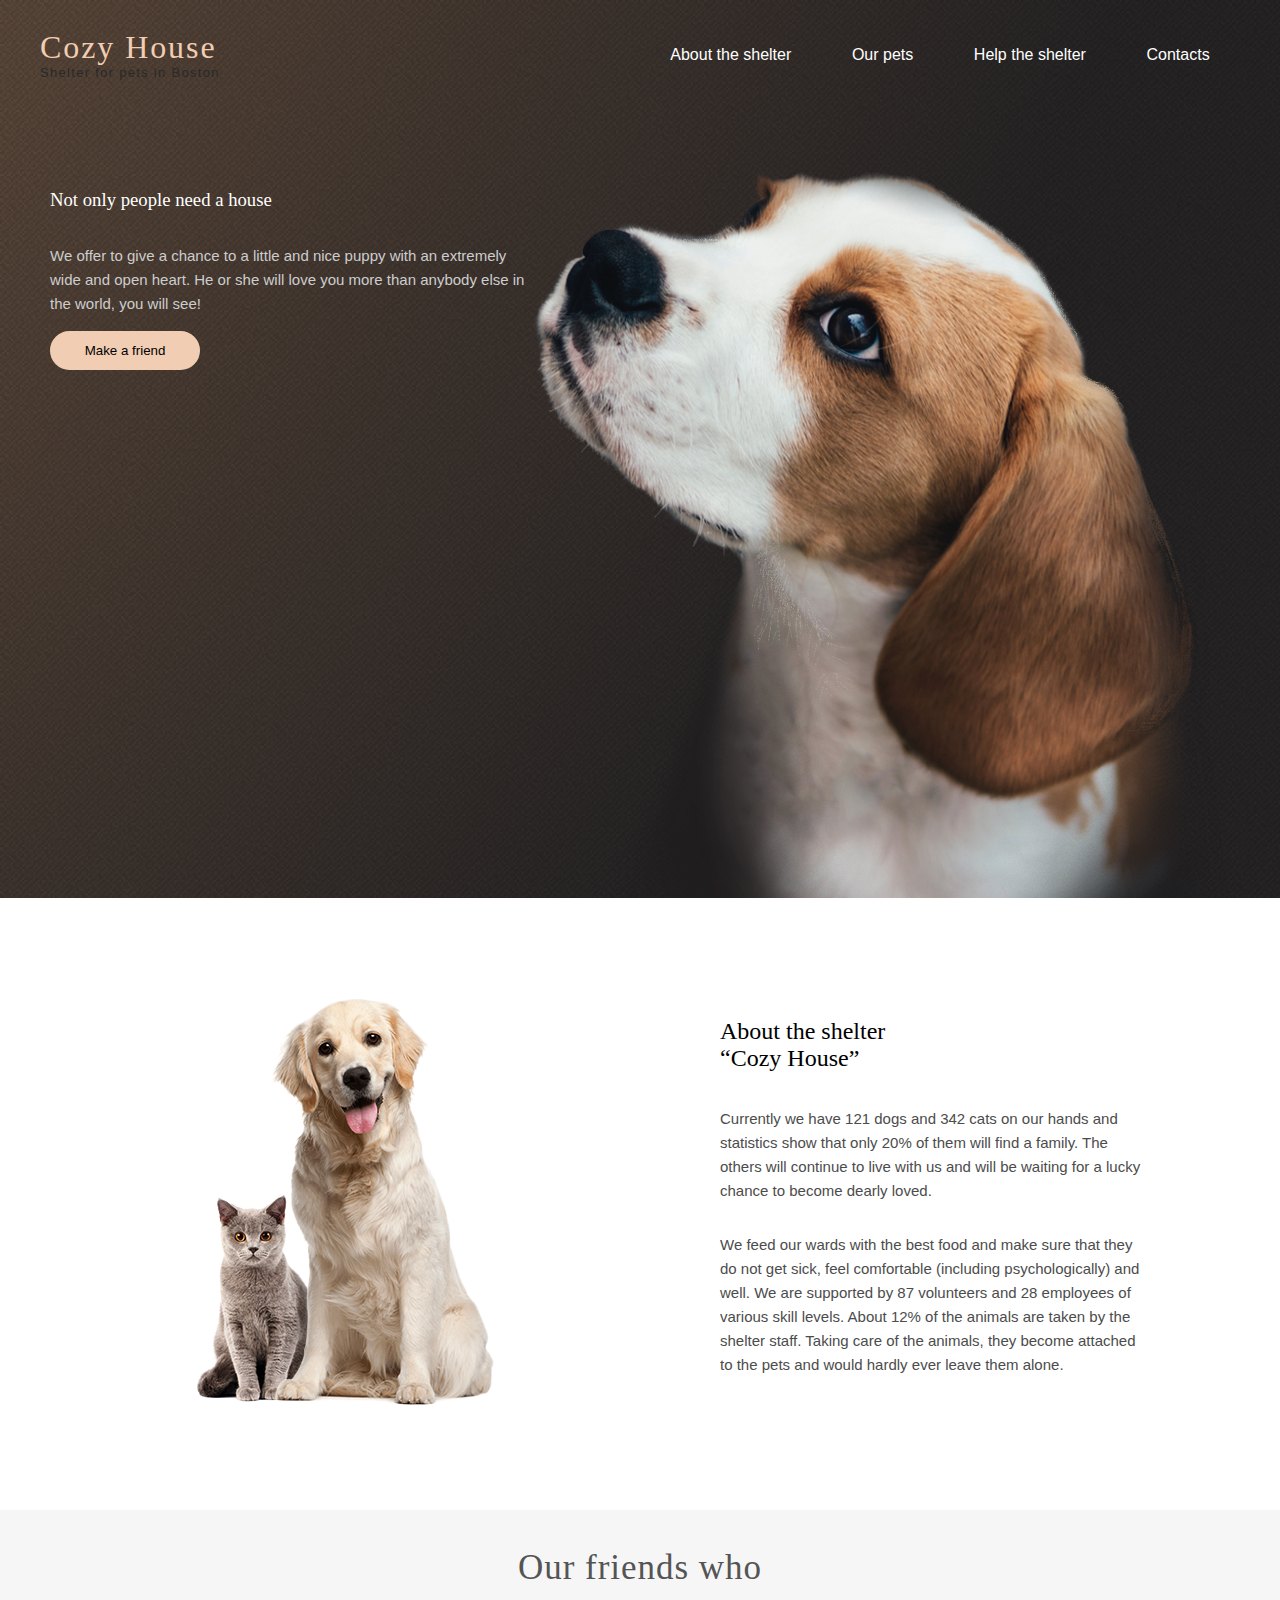
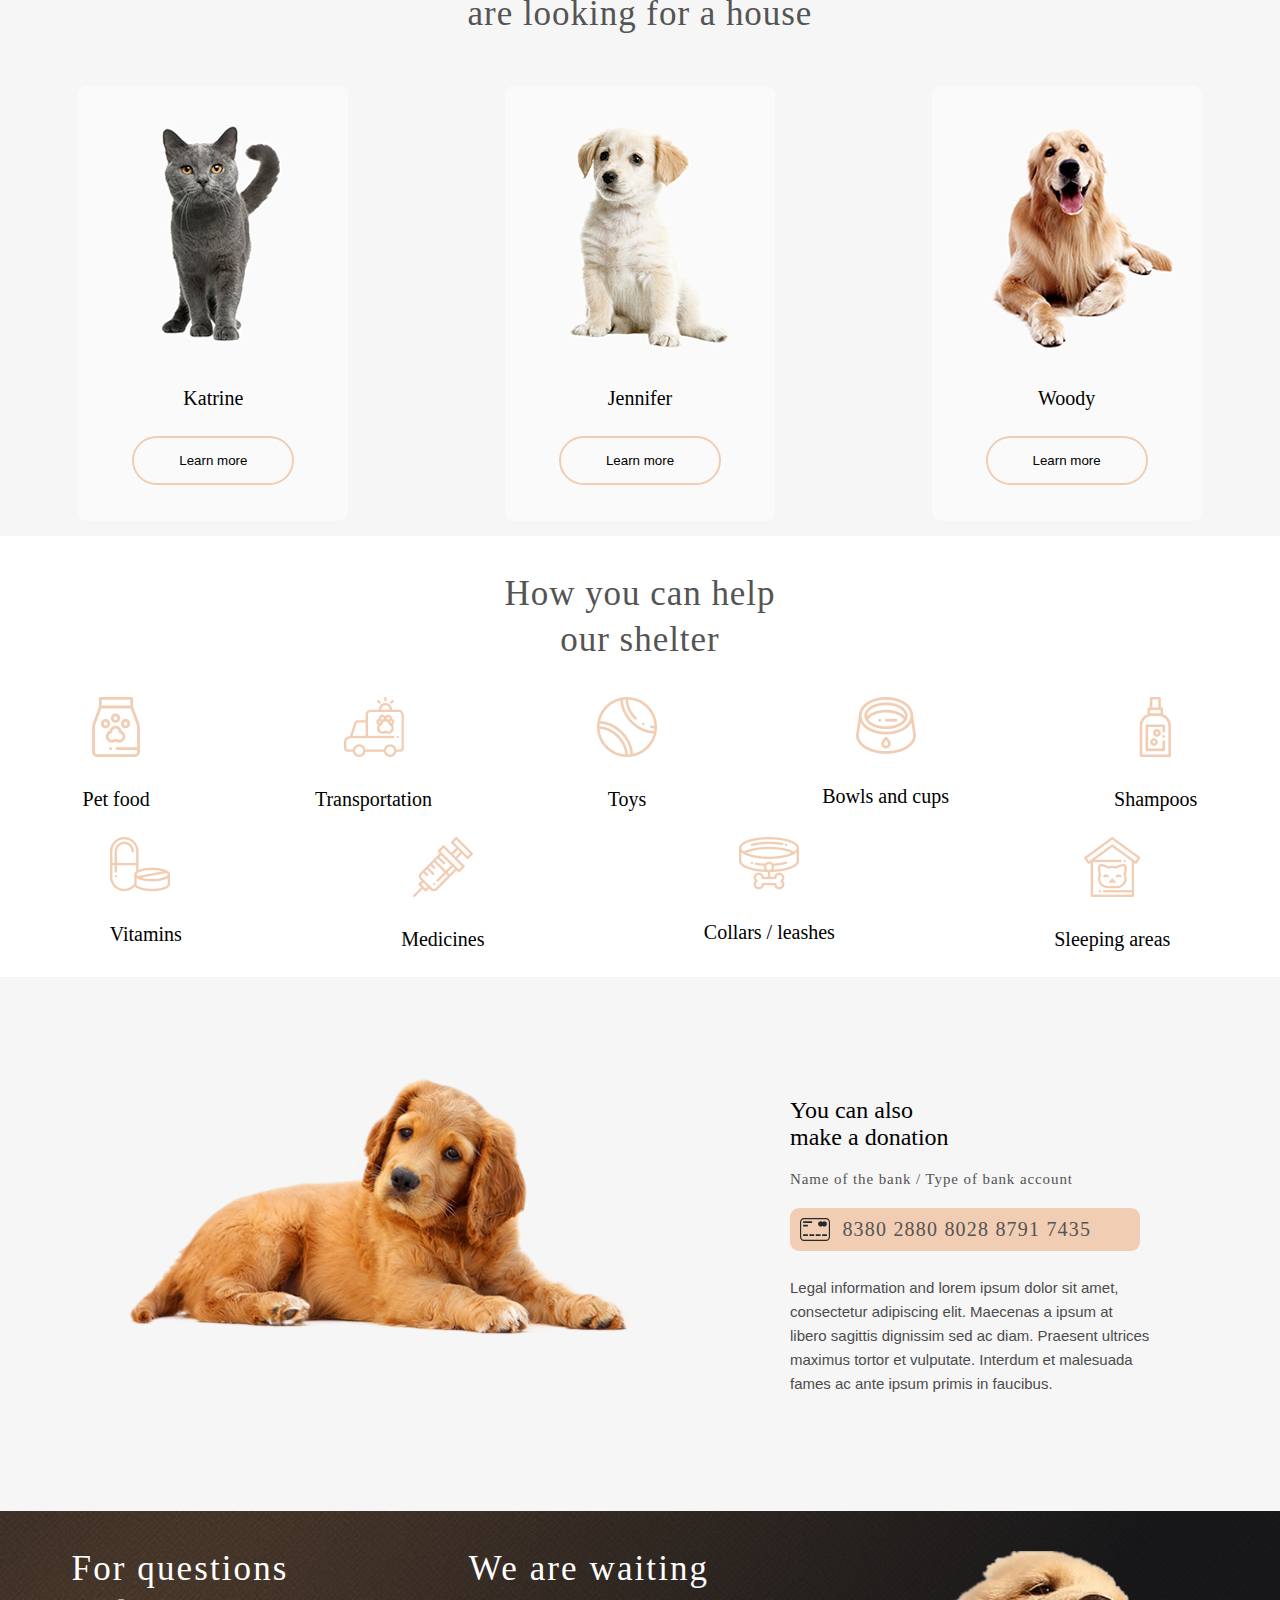
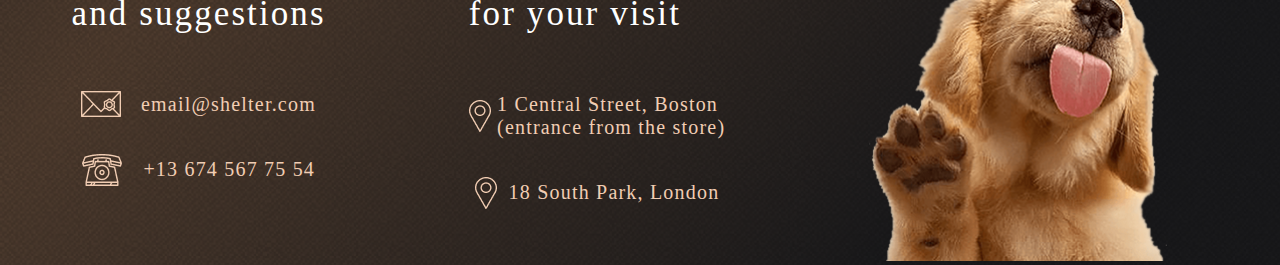
<file: SHELTER/pages/main/index.html>
<!DOCTYPE html>
<html>
<head>
    <meta charset="utf-8">
    <meta name="viewport" content="width=device-width, initial-scale=1">
    <title>Main</title>
    <link rel="stylesheet" type="text/css" href="style.css">
</head>
<body class="body">

<main>

<div class="banner_wrapper">
    <header>
            <div class="header-container">
            <div class="logo">
                <a href="">
                <h1 class="logo__h1">Cozy House</h1>
                <p class="logo__p">Shelter for pets in Boston</p>
                </a>
            </div>
            <nav>
                <ul class="nav__ul">
                    <li class="nav__li "><a href="#about">About the shelter</a></li>
                    <li class="nav__li active"><a href="../pets/index.html">Our pets</a></li>
                    <li class="nav__li"><a href="#help">Help the shelter</a></li>
                    <li class="nav__li"><a href="#contacts">Contacts</a></li>
                </ul>

                <div class="collapse_header">
                    <a class="logo-container collapse_logo" href="/">
                        <h1 class="logo__h1">Cozy House</h1>
                        <span class="logo__p">Shelter for pets in Boston</span>
                      </a>

                    <div class="collapse_nav">
                        <div class="line line1"></div>
                        <div class="line line2"></div>
                        <div class="line line3"></div>
                    </div>
                </div>
            </nav>
        </div>
    </header>
<div class="blacklayer"></div>
    <section class="banner">
        <div class="banner_content">
            <div class="left-content">
                <h3>Not only people need a house</h3>
                <p>We offer to give a chance to a little and nice puppy with an extremely wide and open heart. He or she will love you more than anybody else in the world, you will see!</p>
                <button>Make a friend</button>
            </div>
            <div class="right-content">
                 <img class="right-content__img" src="../../assets/images/start-screen-puppy.png">
            </div>
        </div>
    </section>

</div>


    <section class="about-the-shelter" id="about">
        <div class="about_container">
            <div class="about_row">
                <div class="img_container">
                    <img class="about_img" src="../../assets/images/about-pets.png">  
                </div>
            </div>

            <div class="about_row">
                <h2>About the shelter <br>“Cozy House”</h2>
                <p>Currently we have 121 dogs and 342 cats on our hands and statistics show that only 20% of them will find a family. The others will continue to live with us and will be waiting for a lucky chance to become dearly loved.</p>
                <p>
                    We feed our wards with the best food and make sure that they do not get sick, feel comfortable (including psychologically) and well. We are supported by 87 volunteers and 28 employees of various skill levels. About 12% of the animals are taken by the shelter staff. Taking care of the animals, they become attached to the pets and would hardly ever leave them alone.
                </p>
            </div>
        </div>
    </section>

    <section  style="background: #F6F6F6;">
        <div class="carousel">
    <div class="page_title">
        <h3 class="page_title_h3">Our friends who <br> are looking for a house</h3>
    </div>

    <div class="shelter_container">
        <div class="shelter_row">
        <div class="card">
            <img class="card_img" src="../../assets/images/pets-katrine2.png">
            <h4 class="card_title">Katrine</h4>
            <button class="card_btn">Learn more</button>
        </div>


        <div class="card">
            <img class="card_img" src="../../assets/images/pets-jennifer.png">
            <h4 class="card_title">Jennifer</h4>
            <button class="card_btn">Learn more</button>
        </div>

       

        <div class="card">
            <img class="card_img" src="../../assets/images/pets-woody.png">
            <h4 class="card_title">Woody</h4>
            <button class="card_btn">Learn more</button>
        </div>


         
       
        </div>
        </div>
</div>
    </section>


<section class="help" id="help">
    <div class="page_title">
        <h3 class="page_title_h3">How you can help <br>our shelter</h3>
    </div>

    <div class="shelter_container">
        <div class="shelter_row">
        <div class="icon_card">
            <img class="card_img" src="../../assets/icons/icon-pet-food.svg">
            <h4 class="card_title">Pet food</h4>
           
        </div>


        <div class="icon_card">
            <img class="card_img" src="../../assets/icons/transportation.png">
            <h4 class="card_title">Transportation</h4>
           
        </div>

       

        <div class="icon_card">
            <img class="card_img" src="../../assets/icons/toys.png">
            <h4 class="card_title">Toys</h4>
           
        </div>

         <div class="icon_card">
            <img class="card_img" src="../../assets/icons/bowls-and-cups.png">
            <h4 class="card_title">Bowls and cups</h4>
           
        </div>

       

        <div class="icon_card">
            <img class="card_img" src="../../assets/icons/icon-shampoos.svg">
            <h4 class="card_title">Shampoos</h4>
           
        </div>



         
       
        </div>

        <div class="shelter_row">
        <div class="icon_icon_card">
            <img class="card_img" src="../../assets/icons/vitamins.png">
            <h4 class="card_title">Vitamins</h4>
           
        </div>


        <div class="icon_card">
            <img class="card_img" src="../../assets/icons/icon-medicines.svg">
            <h4 class="card_title">Medicines</h4>
           
        </div>

       

        <div class="icon_card">
            <img class="card_img" src="../../assets/icons/collars-or-leashes.png">
            <h4 class="card_title">Collars / leashes</h4>
           
        </div>

         <div class="icon_card">
            <img class="card_img" src="../../assets/icons/sleeping-area.png">
            <h4 class="card_title">Sleeping areas</h4>
           
        </div>

       

        



         
       
        </div>
        </div>

    </section>

    <section class="about-the-shelter" style="background: #F6F6F6;">
        <div class="about_container">
            <div class="about_row">
                <div class="img_container">
                    <img class="donate_image" src="../../assets/images/donation-dog.png">  
                </div>
            </div>

            <div class="about_row">
                <h2>You can also <br>make a donation</h2>
                <span class="donate_subtitle">Name of the bank / Type of bank account</span>
                <span class="visa"><img src="../../assets/images/credit-card.svg">&nbsp;&nbsp;8380 2880 8028 8791 7435</span>
                <p>
                    Legal information and lorem ipsum dolor sit amet, consectetur adipiscing elit. Maecenas a ipsum at libero sagittis dignissim sed ac diam. Praesent ultrices maximus tortor et vulputate. Interdum et malesuada fames ac ante ipsum primis in faucibus.
                </p>
            </div>
        </div>
    </section>

</main>


<footer id="contacts">
    
    <div class="shelter_container" style="max-width: 1280px; margin: auto;">
        <div class="shelter_row">
            <div class="col">
                <h3>For questions<br> and suggestions</h3>
                    <div class="contact_line">
                        <img class="contact_icon" src="../../assets/icons/icon-email.png"> <h4><span class="footer_span">email@shelter.com</span></h4>
                    </div>
                    <div class="contact_line">
                        <img class="contact_icon" src="../../assets/icons/phone.png"> <h4><span class="footer_span">+13 674 567 75 54</span></h4>
                    </div>
            </div>
            <div class="col">
                <h3>We are waiting <br>for your visit</h3>
                    <div class="contact_line">
                         <img class="contact_icon" src="../../assets/icons/icon-marker.png"> <h4><span class="footer_span"> &nbsp;1 Central Street, Boston<br> &nbsp;(entrance from the store)</span></h4>
                    </div>
                    <div class="contact_line">
                         <img class="contact_icon" src="../../assets/icons/icon-marker.png"> <h4><span class="footer_span">18 South Park, London </span></h4>
                    </div>
            </div>
            <div class="col"><img class="footer_img" src="../../assets/images/footer-puppy.png"></div>
        </div>
        
      
       
        
    </div>

</footer>
<!-- commnet -->
</body>
<script src="script.js"></script>
</html>
</file>
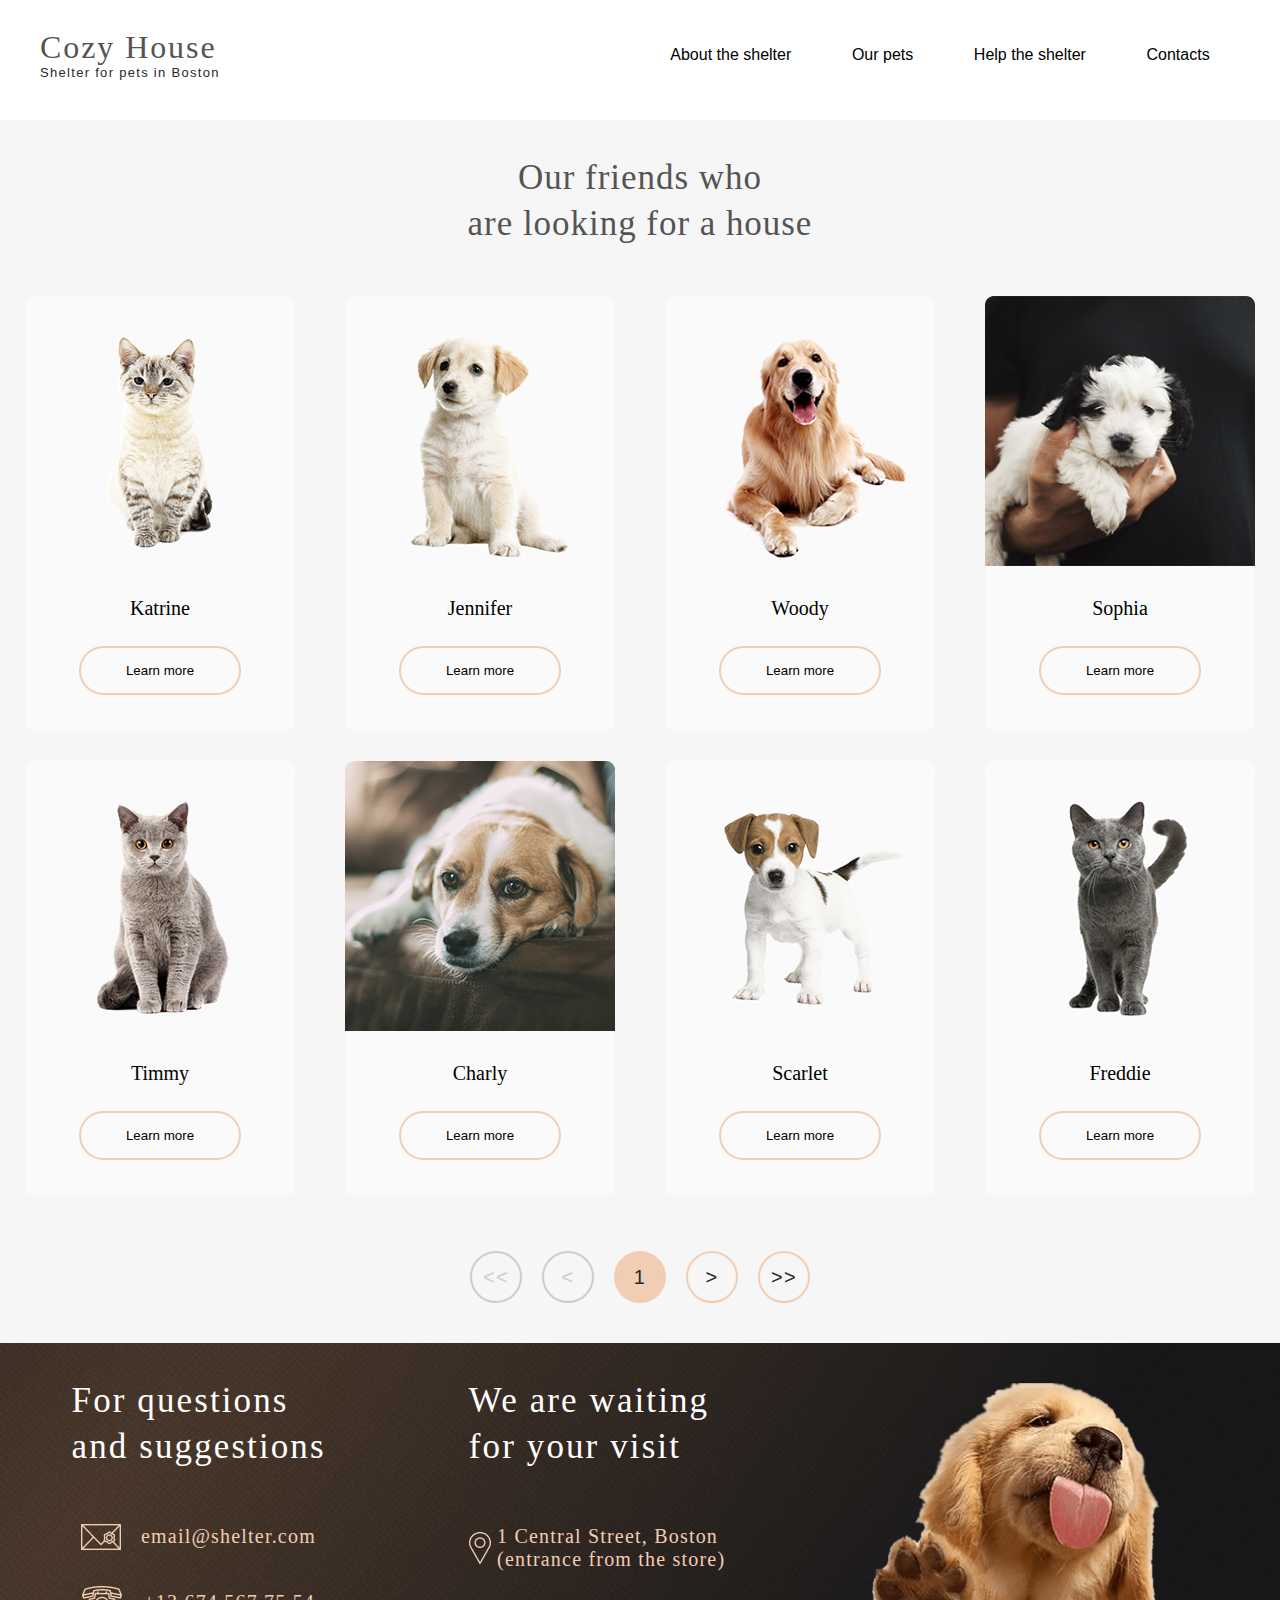
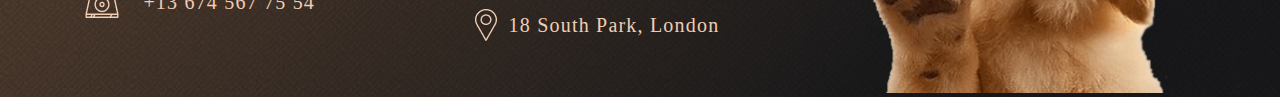
<file: SHELTER/pages/pets/index.html>
<!DOCTYPE html>
<html>
<head>
	<meta charset="utf-8">
	<meta name="viewport" content="width=device-width, initial-scale=1">
	<title>Pets</title>
	<link rel="stylesheet" type="text/css" href="style.css">
</head>
<body>
<header>
    <div class="header-container">
	<div class="logo">
		<a href="">
        <h1 class="logo__h1">Cozy House</h1>
        <p class="logo__p">Shelter for pets in Boston</p>
        </a>	
    </div>
	<nav>
		<ul class="nav__ul">
			<li class="nav__li "><a href="../main/index.html">About the shelter</a></li>
            <li class="nav__li active"><a href="../pets/index.html">Our pets</a></li>
            <li class="nav__li"><a href="../main/index.html#help">Help the shelter</a></li>
            <li class="nav__li"><a href="../main/index.html#contacts">Contacts</a></li>
		</ul>

        <div class="collapse_nav">
            <div class="line"></div>
            <div class="line"></div>
            <div class="line"></div>
        </div>
	</nav>
    </div>
</header>
<div class="blacklayer"></div>
<main>
	<div class="page_title">
		<h3 class="page_title_h3">Our friends who <br> are looking for a house</h3>
	</div>

    <div class="shelter_container">
        <div class="shelter_row">
        <div class="card">
            <img class="card_img" src="../../assets/images/pets-katrine.png">
            <h4 class="card_title">Katrine</h4>
            <button class="card_btn">Learn more</button>
        </div>


        <div class="card">
            <img class="card_img" src="../../assets/images/pets-jennifer.png">
            <h4 class="card_title">Jennifer</h4>
            <button class="card_btn">Learn more</button>
        </div>

       

        <div class="card">
            <img class="card_img" src="../../assets/images/pets-woody.png">
            <h4 class="card_title">Woody</h4>
            <button class="card_btn">Learn more</button>
        </div>

        <div class="card">
            <img class="card_img" src="../../assets/images/pets-katrine1.png">
            <h4 class="card_title">Sophia</h4>
            <button class="card_btn">Learn more</button>
        </div>

          <div class="card">
            <img class="card_img" src="../../assets/images/pets-timmy.png">
            <h4 class="card_title">Timmy</h4>
            <button class="card_btn">Learn more</button>
        </div>

        <div class="card">
            <img class="card_img" src="../../assets/images/pets-charly.png">
            <h4 class="card_title">Charly</h4>
            <button class="card_btn">Learn more</button>
        </div>

        <div class="card">
            <img class="card_img" src="../../assets/images/pets-scarlet.png">
            <h4 class="card_title">Scarlet</h4>
            <button class="card_btn">Learn more</button>
        </div>

        <div class="card">
            <img class="card_img" src="../../assets/images/pets-katrine2.png">
            <h4 class="card_title">Freddie</h4>
            <button class="card_btn">Learn more</button>
        </div>
        </div>
 </div>

<div class="pagination_container">
    <div class="shelter_row" style="width: 30%;">
            <button class="btn-round" disabled="">&lt;&lt;</button>
            <button class="btn-round" disabled="">&lt;</button>
            <button class="btn-round active">1</button>
            <button class="btn-round">&gt;</button>
            <button class="btn-round">&gt;&gt;</button>
        </div>
      </div>



</div>

</main>

<footer id="contacts">
	
    <div class="shelter_container">
        <div class="shelter_row">
            <div class="col">
                <h3>For questions<br> and suggestions</h3>
                    <div class="contact_line">
                        <img class="contact_icon" src="../../assets/icons/icon-email.png"> <h4><span class="footer_span"><a href="mailto:email@shelter.com">email@shelter.com</a></span></h4>
                    </div>
                    <div class="contact_line">
                        <img class="contact_icon" src="../../assets/icons/phone.png"> <h4><span class="footer_span"><a href="tel:+13 674 567 75 54">+13 674 567 75 54</a></span></h4>
                    </div>
            </div>
            <div class="col">
                <h3>We are waiting <br>for your visit</h3>
                    <div class="contact_line">
                         <img class="contact_icon" src="../../assets/icons/icon-marker.png"> <h4><span class="footer_span"> &nbsp;<a target="_blank" href="https://goo.gl/maps/Z7DXGuE31BBYTeHB8">1 Central Street, Boston<br> &nbsp;(entrance from the store)</a></span></h4>
                    </div>
                    <div class="contact_line">
                         <img class="contact_icon" src="../../assets/icons/icon-marker.png"> <h4><span class="footer_span"><a target="_blank" href="https://goo.gl/maps/Z7DXGuE31BBYTeHB8">18 South Park, London </a></span></h4>
                    </div>
            </div>
            <div class="col"><img class="footer_img" src="../../assets/images/footer-puppy.png"></div>
        </div>
        
      
       
        
    </div>

</footer>



</body>
<script src="script.js"></script>
</html>
</file>
<file: SHELTER/pages/main/style.css>
*,
*::before,
*::after{
    box-sizing: border-box;

}

a{
    text-decoration: none;
    color: inherit;
     cursor: pointer;
}

body{
    padding: 0;
    margin: 0;

    
}

h1, h2, h3, h4, h5, h6{
    font-weight: 400;
}



main{
    /*background: #86F6F9;*/
    margin: auto;
}

.banner_wrapper{
background: url(../../assets/images/start-screen-gradient-background.png), radial-gradient(100% 215.42% at 0% 0%, #5B483A 0%, #262425 100%) /* warning: gradient uses a rotation that is not supported by CSS and may not behave as expected */, #211F20;
    background-size: cover;
    background-repeat: no-repeat;
}
header{
    width: 100%;
    height: 120px;
    
    padding: 30px 40px;
    color: white;
    margin: 0;
}
.header-container{
    margin: auto;
    max-width: 1280px;
    display: flex;
    justify-content: space-between;
}

nav{
    width: 50%;

}

.line{
    width: 40px;
height: 2px;
background-color: #f1cdb3;
margin: 10px;
}


.nav__ul{
    font-family: 'Arial';
    display: flex;
    flex-direction: row;
    align-items: center;
    justify-content: space-around;
    padding: 0px;
    list-style: none;
}

.nav__li:hover, .nav__li:visited{
    border-bottom: 4px solid #F1CDB3;

}

.nav__li .active{
    border-bottom: 4px solid #F1CDB3;

}
.nav__li{
    padding-bottom: 10px;
}
.nav__li > a{
    text-decoration: none;
    color: inherit;
}
.logo a{
    text-decoration: none;
    color: inherit;
}
.logo__h1{
    margin: 0;
    font-family: 'Georgia';
    font-style: normal;
    font-weight: 400;
    font-size: 32px;
    line-height: 110%;
    display: flex;
    align-items: center;
    letter-spacing: 0.06em;
    color:  #F1CDB3;
}

.logo__p{
    margin: 0;
    font-family: 'Arial';
    font-style: normal;
    font-weight: 400;
    font-size: 13px;
    line-height: 15px;
    display: flex;
    align-items: center;
    letter-spacing: 0.1em;
    color: #292929;
}



/*header style end*/
.page_title{
    
    width: 100%;
    letter-spacing: 0.06em;
    color: #545454;
    display: flex;
    justify-content: center;
}

.page_title_h3{

    font-family: 'Georgia';
    font-style: normal;
    font-size: 35px;
    line-height: 130%;
    text-align: center;
}

.carousel{
     margin: auto;
    max-width: 1280px;
}
.card{
    width: 270px;
height: 435px;
text-align: center;
background: #FAFAFA;
border-radius: 9px;
margin: 15px 0;
}

.icon_card{
    text-align: center;
}

.card:hover{
    cursor: pointer;
    background: white;
}

.card:hover >.card_btn{
    background: #F1CDB3;
}
.card_title{
    font-size: 20px;
    line-height: 23px;
}
.card_btn{
    border: 2px solid #F1CDB3;
    box-sizing: border-box;
    border-radius: 100px;

    align-items: center;
    padding: 15px 45px;
    background: #fafafa;
}

.shelter_container{
   width: 100%;
   margin-right: auto;
   margin-left: auto;
   /*background: red;*/
}

.shelter_row{
    display: flex;
    flex-flow: row wrap;
    justify-content: space-around;
}
.help{
    max-width: 1280px;
    margin: auto;
}
.pag_item{
    border: 2px solid #CDCDCD;
box-sizing: border-box;
border-radius: 50px;
color: #CDCDCD;
padding: 20px;
margin: 10px;
background: transparent;
}

.pag_num{
    background: #F1CDB3;
    border: 1px solid #F1CDB3;
    color: black;
}

.pag_right{
border: 2px solid #F1CDB3;
color: black;
}
.pagination_container{
    display: flex;
    justify-content: center;
    margin: 40px;
}
.banner{
    
    width: 100%;
    
    padding: 50px 50px 0 50px;
    color: white;
}

.banner_content{
    display: flex;
    flex-flow: row;
    justify-content: space-around;
     margin: auto;
    max-width: 1280px;
}
.left-content{
   display: flex;
  /*justify-content: center;
  align-content: center;*/
  flex-direction: column;
    /*width: 35%;*/banner
}
.right-content{
    /*width: 60%;*/
    display: flex;
}

.right-content__img{
    height: 100%;
}

.banner h2{
    font-family: 'Georgia';
font-style: normal;
font-weight: 400;
font-size: 44px;
line-height: 130%;

/* or 57px */
display: flex;
align-items: center;

/* color-light-xl */
color: #FFFFFF;
}

.banner p{
    font-family: 'Arial';
font-style: normal;
font-weight: 400;
font-size: 15px;
line-height: 160%;

/* or 24px */
display: flex;
align-items: center;

/* color-dark-s */
color: #CDCDCD;

}

.banner button{

background: #F1CDB3;
border: 2px solid #F1CDB3;
border-radius: 100px;
border-radius: 50px;
width: 150px;
padding: 10px 10px;
}


.about_container{
    display: flex;
    justify-content: space-around;
    padding: 50px;
     margin: auto;
    max-width: 1280px;
}

.about_row{
    display: flex;
    flex-direction: column;
    flex: 1;
    padding: 50px 80px 50px 80px;
}

.about-the-shelter h3{
    font-family: 'Georgia';
font-style: normal;
font-weight: 400;
font-size: 35px;
line-height: 130%;

/* or 45px */
display: flex;
align-items: center;
letter-spacing: 0.06em;
}

p{
    font-family: 'Arial';
font-style: normal;
font-weight: 400;
font-size: 15px;
line-height: 160%;

/* or 24px */

/* color-dark-xl */
color: #4C4C4C;


}

.about_img{
    width: 300px;
}
.donate_image{
    width: 500px;
}

.img_container{
    text-align: center;
}

.donate_subtitle{
    font-family: 'Georgia';
font-style: normal;
font-weight: 400;
font-size: 15px;
line-height: 110%;

/* identical to box height, or 17px */
display: flex;
align-items: center;
letter-spacing: 0.06em;

/* color-dark-l */
color: #545454;
}

.visa{
    font-family: 'Georgia';
font-style: normal;
font-weight: 400;
font-size: 20px;
line-height: 115%;

/* identical to box height, or 23px */
display: flex;
align-items: center;
letter-spacing: 0.06em;

/* color-dark-l */
color: #545454;

background: #F1CDB3;
border-radius: 9px;

padding: 10px;
margin: 20px 10px 10px 0;
}
footer{
    background: url(../../assets/images/footer-gradient-background.png), radial-gradient(110.67% 538.64% at 5.73% 50%, #513D2F 0%, #1A1A1C 100%) /* warning: gradient uses a rotation that is not supported by CSS and may not behave as expected */, #211F20;
    color: white;
    background-size: cover;
     background-repeat: no-repeat;
}

footer h3{
    font-family: 'Georgia';
font-style: normal;
font-weight: 400;
font-size: 35px;
line-height: 130%;

/* or 45px */
letter-spacing: 0.06em;

/* color-light-xl */
color: #FFFFFF;
}


.footer_img{
    margin: 40px 40px 0 0;
}


.footer_span{
    font-size: 20px;
line-height: 115%;

/* identical to box height, or 23px */
letter-spacing: 0.06em;
}

.contact_line{
    display: flex;
    align-items: center;
    justify-content: space-around;
     color: #F1CDB3;
}
.contact_icon{
height: 100%;
}

.collapse_nav{
    align-self: flex-end;
    cursor: pointer;
}

.logo-container.collapse_logo{
    display: none;
    transition: transform 0.8s ease-in;
    }

    .logo-container.collapse_logo.toggle{
    display: block;
    transition: transform 1s ease-in;
    position: absolute;
right: 110px;
top: 3%;
z-index: 40;
      
    }
    .logo-container.collapse_logo.toggle > .logo__p{
        color: white;
    }

@media (min-width:768px) { 
    .collapse_nav, .collapse_logo{
        display: none;
    }

   

/* big landscape tablets, laptops, and desktops */ }

@media only screen and (max-width: 768px) {
    body{
        overflow-x: hidden;
    }
    .nav__ul{
        /*display: none;*/
        position: absolute;
        right: 0;
        height: 100vh;
        top: -15px;
        background-color: #37322e;
        display: flex;
        flex-direction: column;
        width: 320px;
        transform: translateX(100%);
        transition: transform 0.5s ease-in;
        justify-content: flex-start;
        padding-top: 150px;

    }

    .nav__li{
        opacity: 0;
        font-size: 25px;
        padding: 10px;

    }




/*nav end*/


     .banner_content{
    flex-flow: column;
}

.about_container{
    flex-flow: column;
}

.about_row{
    padding: 10px 10px 10px 10px;
}

.about_img, .donate_image{
    width: 100%;
}

}

@media only screen and (max-width: 320px) {
    .nav__ul{
        display: none;
    }
}

/*nav responsive*/
.collapse_nav {
  float: right;
  transition: transform 0.5s ease-in;
}

.nav-active{
    transform: translateX(0%);
    display: fixed;
    z-index: 40;
}

@keyframes navLinkFade{
    from{
        opacity: 0;
        transform: translateX(50px);
    }
    to{
        opacity: 1;
        transform: translateX(0px);
    }
}
.collapse_nav.toggle{

     transform: rotate(-90deg);
     transition: transform 0.5s ease-in;
     position: fixed;
    z-index: 40;
    right: 15px;
}


.body.block{
    opacity: 1;
    pointer-events: unset;
    overflow-y:hidden;
}

.blacklayer.toggle{
  position: fixed;
  top: 0;
  left: 0;
  width: 100%;
  height: 100%;
  z-index: 10;
  display: block;
  pointer-events: none;
  background-color: rgba(41, 41, 41, 0.6);
  opacity: 0;
  transition: 0.8s;
}
</file>
<file: SHELTER/pages/pets/style.css>
*,
*::before,
*::after{
	box-sizing: border-box;

}
a{
    text-decoration: none;
    color: inherit;
    cursor: pointer;
}

body{
	padding: 0;
    margin: 0;
    background: #F6F6F6;

	
}

h1, h2, h3, h4, h5, h6{
    font-weight: 400;
}

main{
    max-width: 1280px;
    /*background: #86F6F9;*/
    margin: auto;
}
header{
	width: 100%;
	height: 120px;
	
    background: white;

}

.header-container{
    margin: auto;
	
	max-width: 1280px;
	display: flex;
	justify-content: space-between;
	padding: 30px 40px;

}

nav{
	width: 50%;

}

.line{

    background-color: black;
    width: 40px;
    height: 2px;
    margin: 10px;

}
.collapse_nav.toggle > .line{
  background: #F1CDB3;
}

.nav__ul.nav-active {
  color: white;
  position: fixed;
     z-index: 40;
}

.nav__ul{
	font-family: 'Arial';
	display: flex;
	flex-direction: row;
	align-items: center;
	justify-content: space-around;
	padding: 0px;
	list-style: none;
}

.nav__li:hover{
	border-bottom: 4px solid #F1CDB3;

}

pag_item.active{
    border-bottom: 4px solid #F1CDB3;

}
.nav__li{
	padding-bottom: 10px;
}
.nav__li > a{
    text-decoration: none;
    color: inherit;
}

.logo a{
    text-decoration: none;
    color: inherit;
}

.logo__h1{
	margin: 0;
	font-family: 'Georgia';
	font-style: normal;
	font-weight: 400;
	font-size: 32px;
	line-height: 110%;
	display: flex;
	align-items: center;
	letter-spacing: 0.06em;
	color: #545454;
}

.logo__p{
	margin: 0;
	font-family: 'Arial';
	font-style: normal;
	font-weight: 400;
	font-size: 13px;
	line-height: 15px;
	display: flex;
	align-items: center;
	letter-spacing: 0.1em;
	color: #292929;
}
/*header style end*/
.page_title{
	
	width: 100%;
	letter-spacing: 0.06em;
	color: #545454;
    display: flex;
    justify-content: center;
}

.page_title_h3{

	font-family: 'Georgia';
	font-style: normal;
	font-size: 35px;
	line-height: 130%;
    text-align: center;
}

.card{
    width: 270px;
height: 435px;
text-align: center;
background: #FAFAFA;
border-radius: 9px;
margin: 15px 0;
}

.card:hover{
    cursor: pointer;
    background: white;
}

.card:hover >.card_btn{
    background: #F1CDB3;
}
.card_title{
    font-size: 20px;
    line-height: 23px;
}
.card_btn{
    border: 2px solid #F1CDB3;
    box-sizing: border-box;
    border-radius: 100px;

    align-items: center;
    padding: 15px 45px;
    background: #fafafa;
}

.shelter_container{
	max-width: 1280px;
   /*width: 100%;*/
   margin-right: auto;
   margin-left: auto;
   /*background: red;*/
}

.shelter_row{
    display: flex;
    flex-flow: row wrap;
    justify-content: space-around;
}
.pag_item{
    border: 2px solid #CDCDCD;
box-sizing: border-box;
border-radius: 50px;
color: #CDCDCD;
padding: 20px;
margin: 10px;
background: transparent;
}

.pag_num{
    background: #F1CDB3;
    border: 1px solid #F1CDB3;
    color: black;
}

.pag_right{
border: 2px solid #F1CDB3;
color: black;
}


.pagination_container{
    display: flex;
    justify-content: center;
    margin: 40px;
}



.btn-round:disabled {
    pointer-events: none;
    color: #cdcdcd;
    border-color: #cdcdcd;
}

.btn-round.active {
    background-color: #f1cdb3 !important;
    border-color: #f1cdb3 !important;
}
.btn-round {
    width: 52px;
    height: 52px;
    display: flex;
    align-items: center;
    justify-content: center;
    background-color: inherit;
    border-radius: 50%;
    font-size: 20px;
    line-height: 1.15;
    letter-spacing: 0.06em;
    cursor: pointer;
    border: 2px solid #f1cdb3;
    transition: 0.3s;
    color: #292929;
    padding: 5px;
}
.btn-round:hover {
    background-color: #fddcc4;
    border-color: #fddcc4;
}


footer{
    background: url(../../assets/images/footer-gradient-background.png), radial-gradient(110.67% 538.64% at 5.73% 50%, #513D2F 0%, #1A1A1C 100%) /* warning: gradient uses a rotation that is not supported by CSS and may not behave as expected */, #211F20;
    color: white;
    background-size: cover;
     background-repeat: no-repeat;
}

footer h3{
    font-family: 'Georgia';
font-style: normal;
font-weight: 400;
font-size: 35px;
line-height: 130%;

/* or 45px */
letter-spacing: 0.06em;

/* color-light-xl */
color: #FFFFFF;
}


.footer_img{
    margin: 40px 40px 0 0;
}


.footer_span{
    font-size: 20px;
line-height: 115%;

/* identical to box height, or 23px */
letter-spacing: 0.06em;
}

.contact_line{
    display: flex;
    align-items: center;
    justify-content: space-around;
    color: #F1CDB3;
}
.contact_icon{
height: 100%;
}

.collapse_nav{
    align-self: flex-end;
}
@media (min-width:768px) { 
    .collapse_nav{
        display: none;
    }
/* big landscape tablets, laptops, and desktops */ }

@media only screen and (max-width: 768px) {
	body{
        overflow-x: hidden;
    }
    .nav__ul{
        /*display: none;*/
        position: absolute;
        right: 0;
        height: 100vh;
        top: -15px;
        background-color: #4c4034;
        display: flex;
        flex-direction: column;
        width: 320px;
        transform: translateX(100%);
        transition: transform 0.5s ease-in;
        justify-content: flex-start;
        padding-top: 150px;

    }

    .nav__li{
        opacity: 0;
        font-size: 25px;
        padding: 10px;

    }


/*nav end*/
}

@media only screen and (max-width: 320px) {
	.nav__ul{
		display: none;
	}
}


/*nav responsive*/
.collapse_nav {
  float: right;
  transition: transform 0.5s ease-in;
}

.nav-active{
    transform: translateX(0%);
}

@keyframes navLinkFade{
    from{
        opacity: 0;
        transform: translateX(50px);
    }
    to{
        opacity: 1;
        transform: translateX(0px);
    }
}
.collapse_nav.toggle{

     transform: rotate(-90deg);
     transition: transform 0.5s ease-in;
     position: fixed;
     z-index: 40;
     right: 40px;
}


.body.block{
    opacity: 1;
    pointer-events: unset;
    overflow-y:hidden;
}

.blacklayer.toggle{
  position: fixed;
  top: 0;
  left: 0;
  width: 100%;
  height: 100%;
  z-index: 10;
  display: block;
  pointer-events: none;
  background-color: rgba(41, 41, 41, 0.6);
  opacity: 0;
  transition: 0.8s;
}
</file>
